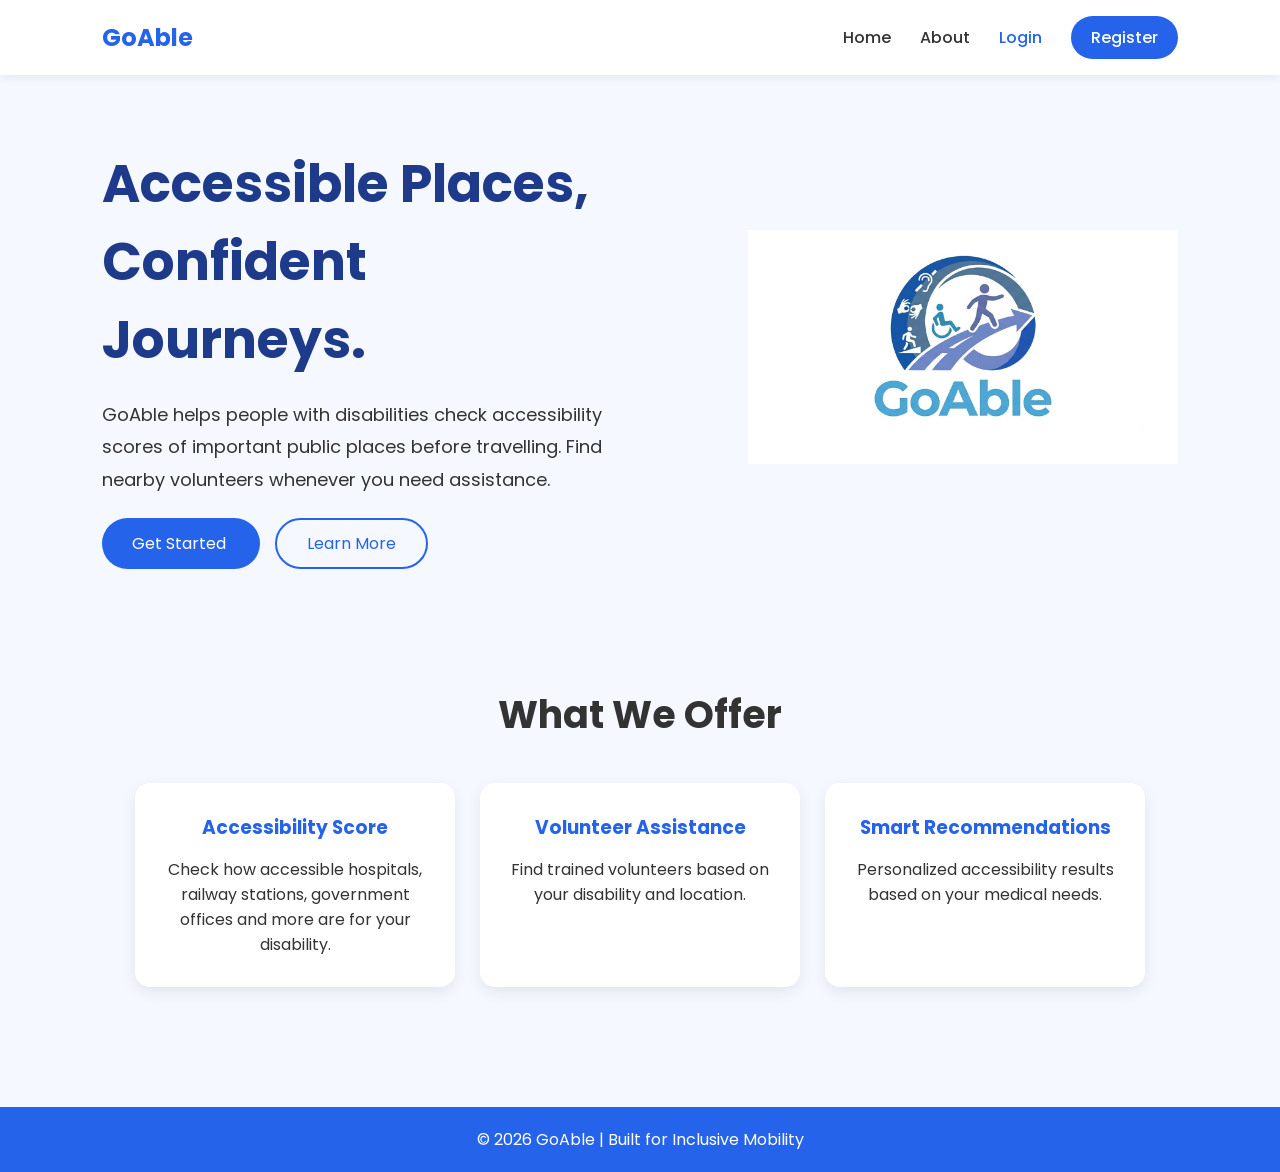
<file: index.html>
<!DOCTYPE html>
<html lang="en">
<head>
    <meta charset="UTF-8">
    <meta name="viewport" content="width=device-width, initial-scale=1.0">
    <title>GoAble</title>

    <link rel="stylesheet" href="css/style.css">

    <!-- Google Font -->
    <link href="https://fonts.googleapis.com/css2?family=Poppins:wght@300;400;500;600;700&display=swap" rel="stylesheet">
</head>

<body>

<header>

    <div class="logo">
        <h2>GoAble</h2>
    </div>

    <nav>
        <a href="index.html">Home</a>
        <a href="about.html">About</a>
        <a href="login.html" class="login-btn">Login</a>
        <a href="register.html" class="register-btn">Register</a>
    </nav>

</header>


<section class="hero">

    <div class="hero-text">

        <h1>
            Accessible Places,<br>
            Confident Journeys.
        </h1>

        <p>

            GoAble helps people with disabilities check accessibility
            scores of important public places before travelling.
            Find nearby volunteers whenever you need assistance. 

        </p>

        <div class="buttons">

            <a href="register.html" class="primary-btn">
                Get Started
            </a>

            <a href="about.html" class="secondary-btn">
                Learn More
            </a>

        </div>

    </div>


    <div class="hero-image">

        <img src="image/WhatsApp Image 2026-07-12 at 10.09.56 AM.jpeg">

    </div>

</section>


<section class="features">

    <h2>What We Offer</h2>

    <div class="cards">

        <div class="card">

            <h3>Accessibility Score</h3>

            <p>

                Check how accessible hospitals,
                railway stations, government offices
                and more are for your disability.

            </p>

        </div>

        <div class="card">

            <h3>Volunteer Assistance</h3>

            <p>

                Find trained volunteers based on
                your disability and location.

            </p>

        </div>

        <div class="card">

            <h3>Smart Recommendations</h3>

            <p>

                Personalized accessibility results
                based on your medical needs.

            </p>

        </div>

    </div>

</section>


<footer>

<p>

© 2026 GoAble | Built for Inclusive Mobility

</p>

</footer>

</body>
</html>
</file>
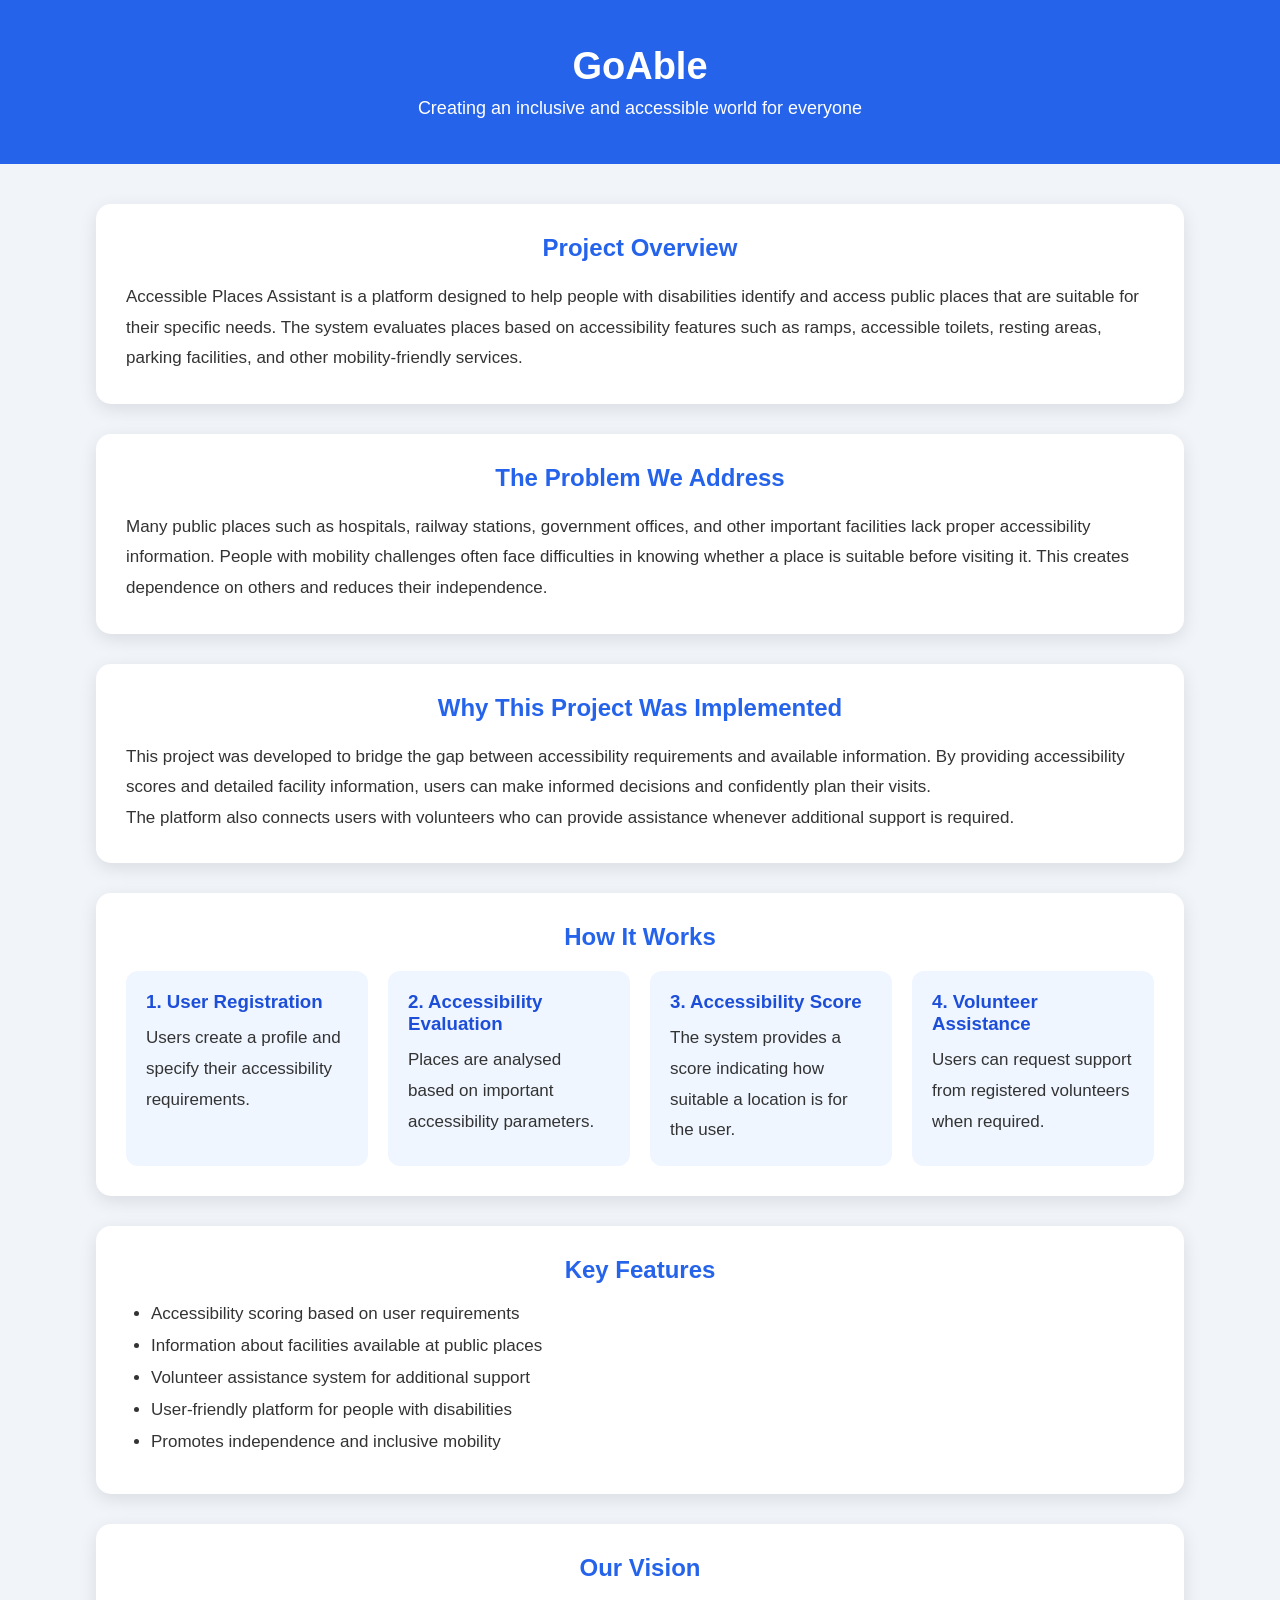
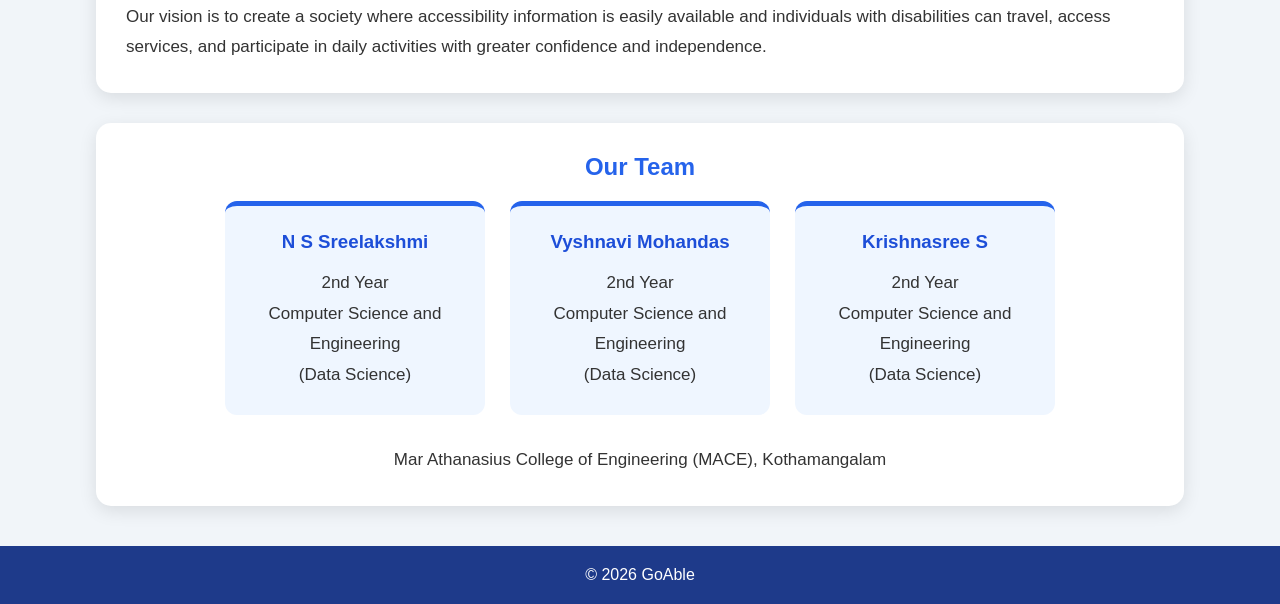
<file: about.html>
<!DOCTYPE html>
<html lang="en">

<head>
    <meta charset="UTF-8">
    <meta name="viewport" content="width=device-width, initial-scale=1.0">

    <title>About | Accessible Places Assistant</title>

    <link rel="stylesheet" href="css/about.css">
</head>


<body>

<header>
    <h1>GoAble</h1>
    <p>Creating an inclusive and accessible world for everyone</p>
</header>


<section class="about-container">


    <!-- Project Overview -->

    <div class="about-card">

        <h2>Project Overview</h2>

        <p>
            Accessible Places Assistant is a platform designed to help people
            with disabilities identify and access public places that are
            suitable for their specific needs.

            The system evaluates places based on accessibility features such as
            ramps, accessible toilets, resting areas, parking facilities,
            and other mobility-friendly services.
        </p>

    </div>



    <!-- Problem -->

    <div class="about-card">

        <h2>The Problem We Address</h2>

        <p>
            Many public places such as hospitals, railway stations,
            government offices, and other important facilities lack proper
            accessibility information.

            People with mobility challenges often face difficulties in
            knowing whether a place is suitable before visiting it.
            This creates dependence on others and reduces their independence.
        </p>

    </div>




    <!-- Why Implemented -->

    <div class="about-card">

        <h2>Why This Project Was Implemented</h2>

        <p>
            This project was developed to bridge the gap between accessibility
            requirements and available information.

            By providing accessibility scores and detailed facility
            information, users can make informed decisions and confidently
            plan their visits.

        </p>

        <p>
            The platform also connects users with volunteers who can provide
            assistance whenever additional support is required.
        </p>

    </div>




    <!-- Working -->

    <div class="about-card">

        <h2>How It Works</h2>


        <div class="steps">

            <div class="step">
                <h3>1. User Registration</h3>
                <p>
                    Users create a profile and specify their accessibility
                    requirements.
                </p>
            </div>


            <div class="step">
                <h3>2. Accessibility Evaluation</h3>
                <p>
                    Places are analysed based on important accessibility
                    parameters.
                </p>
            </div>


            <div class="step">
                <h3>3. Accessibility Score</h3>
                <p>
                    The system provides a score indicating how suitable a
                    location is for the user.
                </p>
            </div>


            <div class="step">
                <h3>4. Volunteer Assistance</h3>
                <p>
                    Users can request support from registered volunteers
                    when required.
                </p>
            </div>

        </div>

    </div>





    <!-- Features -->

    <div class="about-card">

        <h2>Key Features</h2>


        <ul>

            <li>
                Accessibility scoring based on user requirements
            </li>

            <li>
                Information about facilities available at public places
            </li>

            <li>
                Volunteer assistance system for additional support
            </li>

            <li>
                User-friendly platform for people with disabilities
            </li>

            <li>
                Promotes independence and inclusive mobility
            </li>

        </ul>

    </div>





    <!-- Vision -->

    <div class="about-card">

        <h2>Our Vision</h2>

        <p>
            Our vision is to create a society where accessibility information
            is easily available and individuals with disabilities can travel,
            access services, and participate in daily activities with greater
            confidence and independence.
        </p>

    </div>






    <!-- Team -->

    <div class="about-card team">

        <h2>Our Team</h2>


        <div class="team-container">


            <div class="member">

                <h3>N S Sreelakshmi</h3>

                <p>
                    2nd Year<br>
                    Computer Science and Engineering<br>
                    (Data Science)
                </p>

            </div>



            <div class="member">

                <h3>Vyshnavi Mohandas</h3>

                <p>
                    2nd Year<br>
                    Computer Science and Engineering<br>
                    (Data Science)
                </p>

            </div>



            <div class="member">

                <h3>Krishnasree S</h3>

                <p>
                    2nd Year<br>
                    Computer Science and Engineering<br>
                    (Data Science)
                </p>

            </div>


        </div>


        <p class="college">

            Mar Athanasius College of Engineering (MACE),
            Kothamangalam

        </p>


    </div>



</section>



<footer>

<p>
© 2026 GoAble
</p>

</footer>


</body>

</html>
</file>
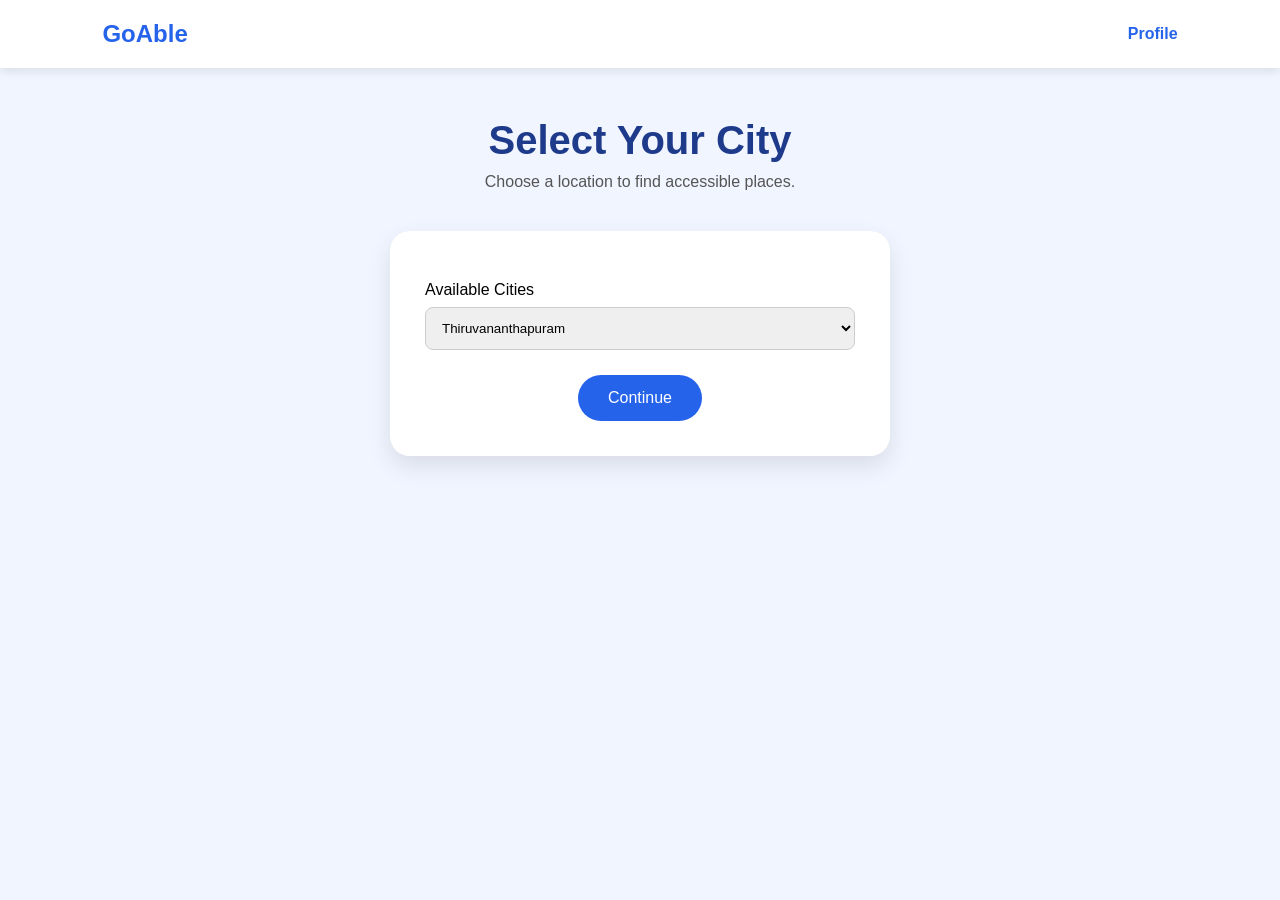
<file: city-selection.html>
<!DOCTYPE html>
<html lang="en">

<head>

<meta charset="UTF-8">
<meta name="viewport" content="width=device-width, initial-scale=1.0">

<title>Select City | GoAble</title>

<link rel="stylesheet" href="css/dashboard.css">

</head>


<body>


<header>

<div class="logo">
<h2>GoAble</h2>
</div>


<a href="profile.html">
Profile
</a>


</header>



<section class="dashboard">


<h1>Select Your City</h1>

<p>
Choose a location to find accessible places.
</p>



<div class="search-card">


<label>
Available Cities
</label>


<select id="cityDropdown">

<option>
Loading cities...
</option>


</select>



<button id="cityButton">

Continue

</button>


</div>



</section>



<script src="js/cities.js"></script>


</body>

</html>
</file>
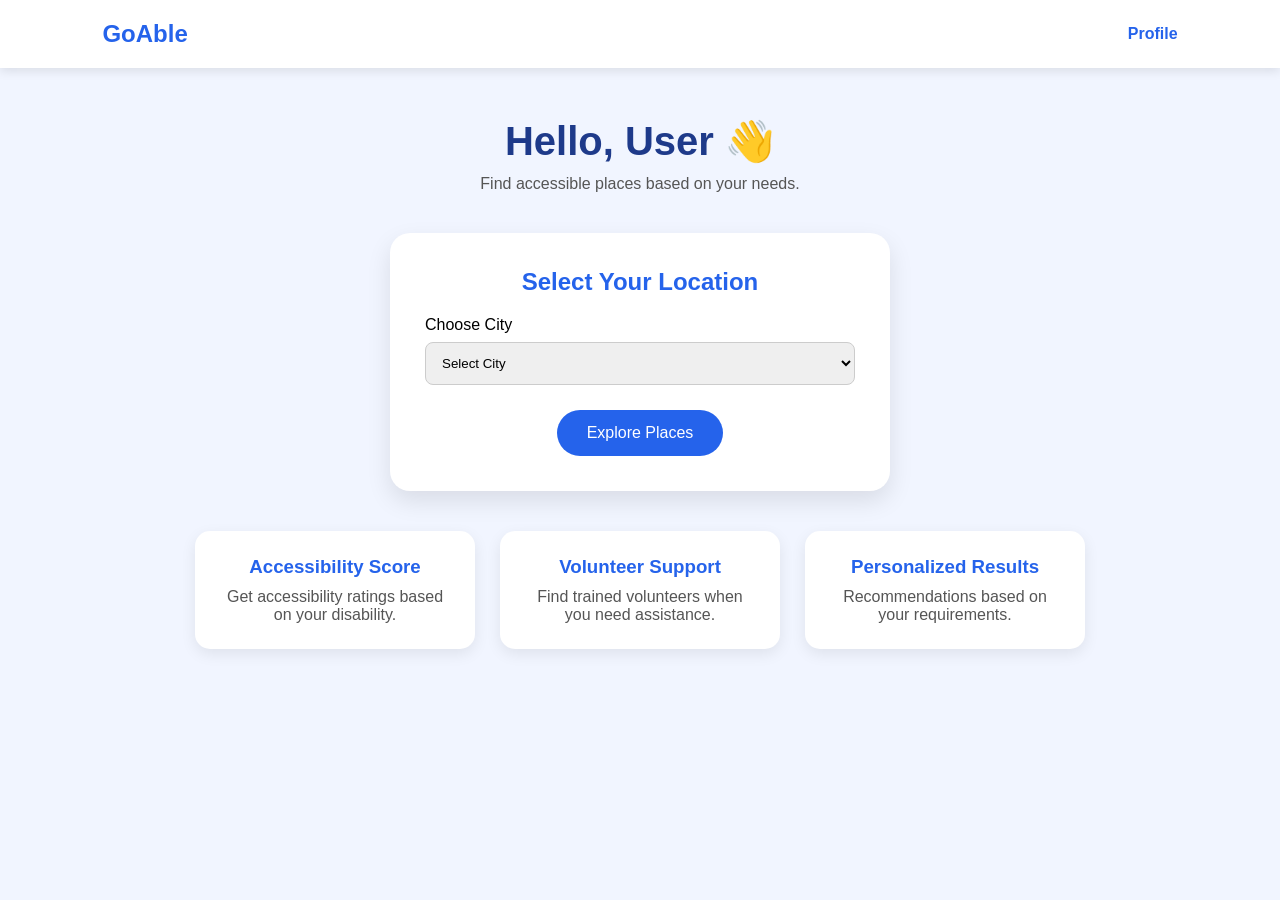
<file: dashboard.html>
<!DOCTYPE html>
<html lang="en">

<head>

<meta charset="UTF-8">
<meta name="viewport" content="width=device-width, initial-scale=1.0">

<title>Dashboard | GoAble</title>

<link rel="stylesheet" href="css/dashboard.css">

</head>


<body>


<header>

<div class="logo">
<h2>GoAble</h2>
</div>


<a href="profile.html">
Profile
</a>

</header>



<section class="dashboard">


<h1>
Hello, <span id="userName">User</span> 👋
</h1>


<p>
Find accessible places based on your needs.
</p>



<div class="search-card">


<h2>
Select Your Location
</h2>



<label>
Choose City
</label>


<select id="citySelect">

<option value="">
Select City
</option>

</select>



<button id="continueBtn">

Explore Places

</button>


</div>



<div class="info-cards">


<div class="card">

<h3>
Accessibility Score
</h3>

<p>
Get accessibility ratings based on your disability.
</p>

</div>



<div class="card">

<h3>
Volunteer Support
</h3>

<p>
Find trained volunteers when you need assistance.
</p>

</div>



<div class="card">

<h3>
Personalized Results
</h3>

<p>
Recommendations based on your requirements.
</p>

</div>


</div>


</section>



<script src="js/dashboard.js"></script>


</body>

</html>
</file>
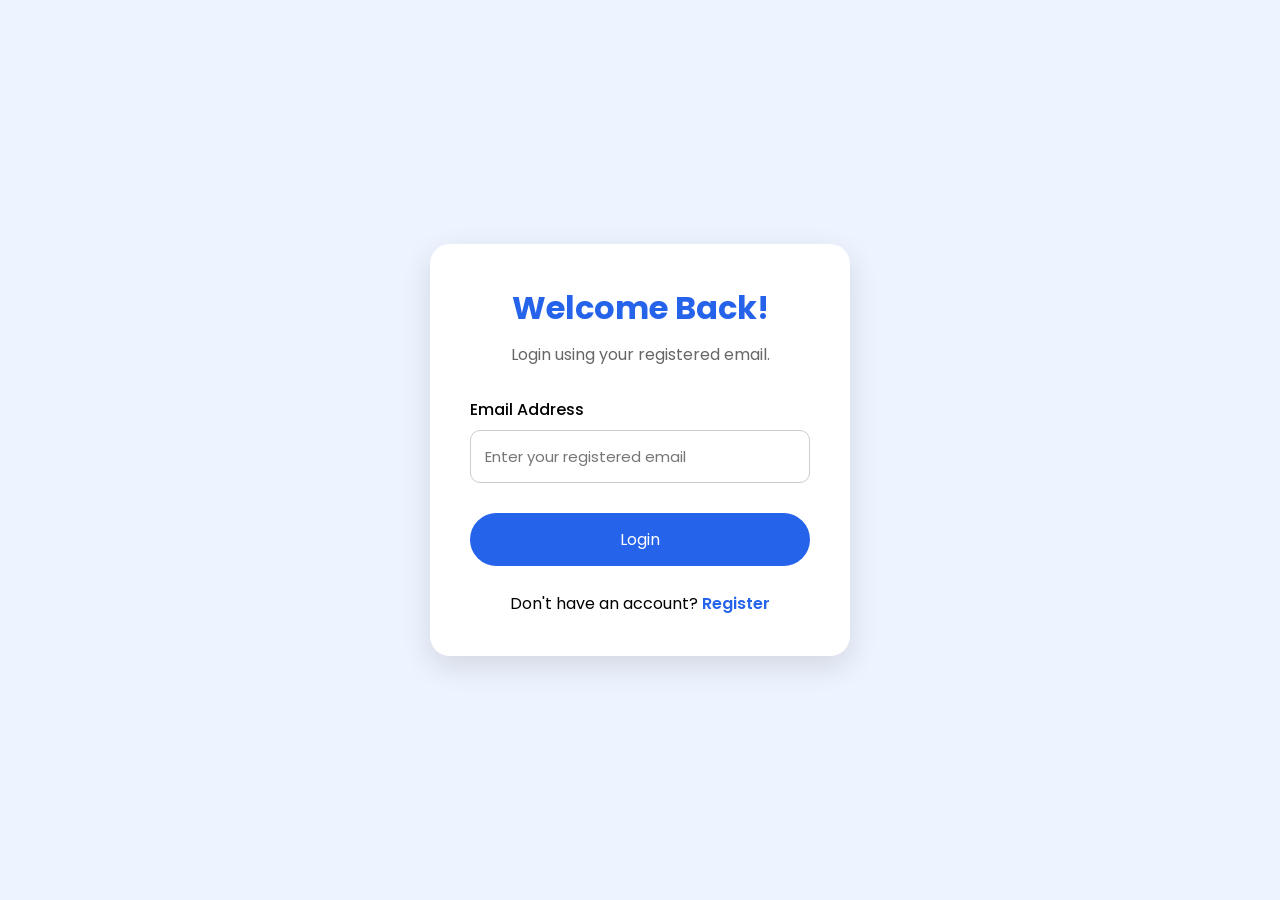
<file: login.html>
<!DOCTYPE html>
<html lang="en">

<head>

    <meta charset="UTF-8">
    <meta name="viewport" content="width=device-width, initial-scale=1.0">

    <title>Login | GoAble</title>

    <link rel="stylesheet" href="css/login.css">

    <link href="https://fonts.googleapis.com/css2?family=Poppins:wght@300;400;500;600;700&display=swap" rel="stylesheet">

</head>

<body>

<div class="container">

    <div class="login-box">

        <h1>Welcome Back!</h1>

        <p>
            Login using your registered email.
        </p>

        <form id="loginForm">

            <label>Email Address</label>

            <input
                type="email"
                id="email"
                placeholder="Enter your registered email"
                required>

            <button type="submit">

                Login

            </button>

        </form>

        <div class="register-text">

            Don't have an account?

            <a href="register.html">

                Register

            </a>

        </div>

    </div>

</div>

<script src="js/login.js"></script>

</body>

</html>
</file>
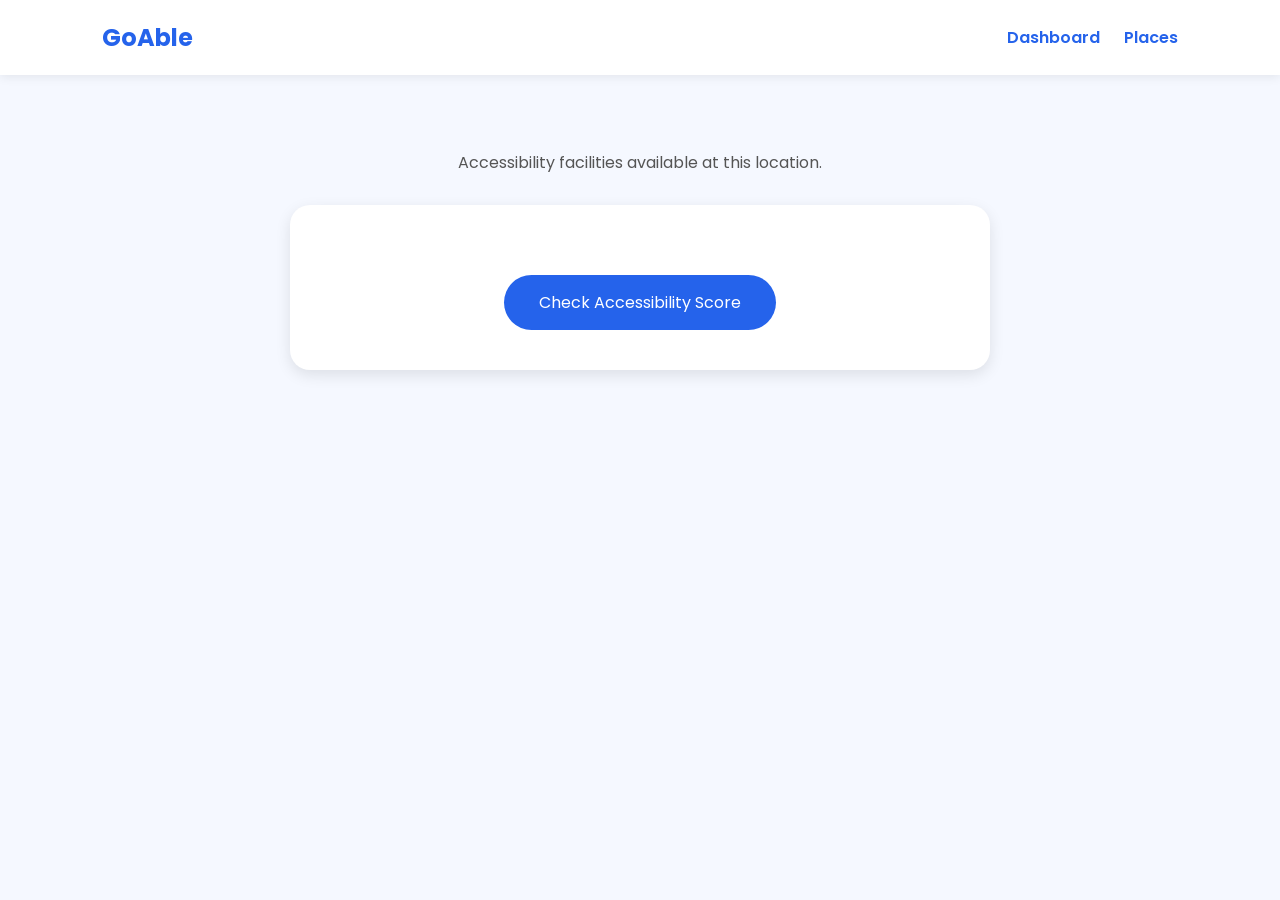
<file: place-details.html>
<!DOCTYPE html>
<html lang="en">

<head>

<meta charset="UTF-8">
<meta name="viewport" content="width=device-width, initial-scale=1.0">

<title>Place Details | GoAble</title>

<link rel="stylesheet" href="css/place-details.css">

<link href="https://fonts.googleapis.com/css2?family=Poppins:wght@300;400;500;600;700&display=swap" rel="stylesheet">

</head>

<body>

<header>

<div class="logo">

<h2>GoAble</h2>

</div>

<nav>

<a href="dashboard.html">Dashboard</a>

<a href="places.html">Places</a>

</nav>

</header>

<section class="container">

<h1 id="placeName"></h1>

<p>

Accessibility facilities available at this location.

</p>

<div class="details-card">

<ul id="facilityList">

</ul>

<button id="scoreBtn">

Check Accessibility Score

</button>

</div>

</section>

<script src="js/place-details.js"></script>

</body>

</html>
</file>
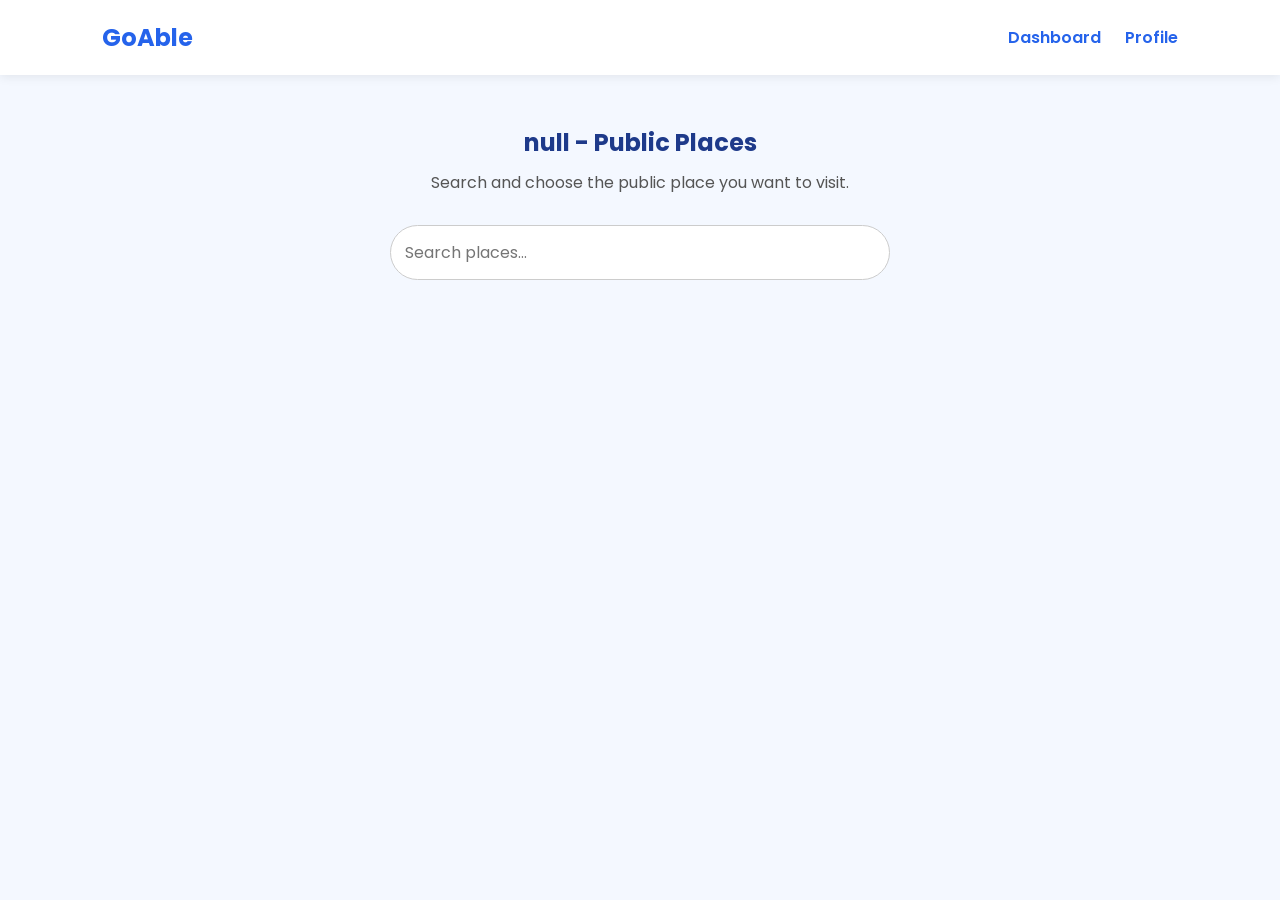
<file: places.html>
<!DOCTYPE html>
<html lang="en">

<head>

    <meta charset="UTF-8">
    <meta name="viewport" content="width=device-width, initial-scale=1.0">

    <title>Places | GoAble</title>

    <link rel="stylesheet" href="css/places.css">

    <link href="https://fonts.googleapis.com/css2?family=Poppins:wght@300;400;500;600;700&display=swap" rel="stylesheet">

</head>

<body>

<header>

    <div class="logo">
        <h2>GoAble</h2>
    </div>

    <nav>
        <a href="dashboard.html">Dashboard</a>
        <a href="profile.html">Profile</a>
    </nav>

</header>


<section class="container">

    <h1 id="cityTitle">
        Public Places
    </h1>

    <p>
        Search and choose the public place you want to visit.
    </p>


    <div class="search-box">

        <input
            type="text"
            id="searchInput"
            placeholder="Search places...">

    </div>


    <div id="placesContainer" class="places-grid">

    </div>

</section>


<script src="js/places.js"></script>

</body>

</html>
</file>
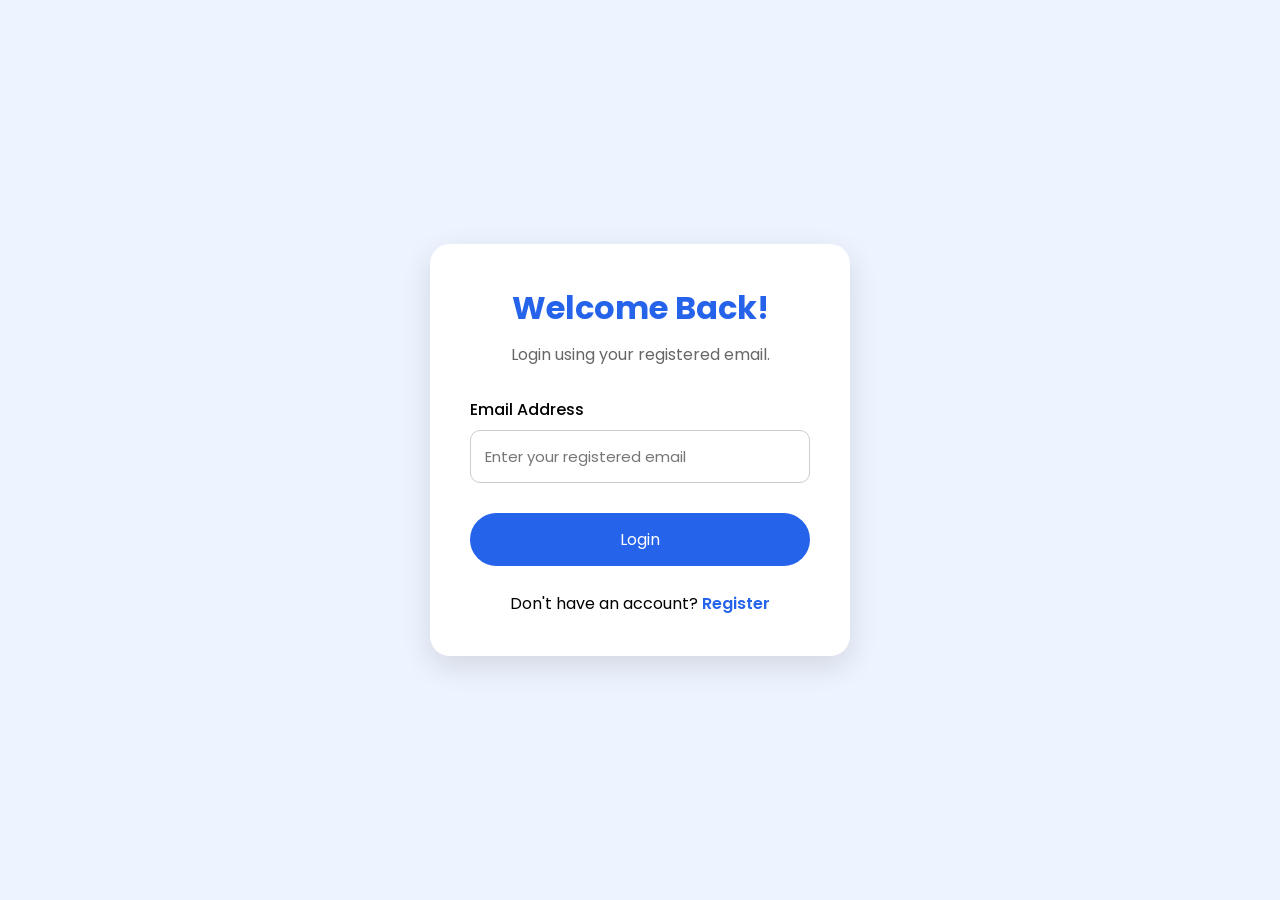
<file: profile.html>
<!DOCTYPE html>
<html lang="en">

<head>

    <meta charset="UTF-8">
    <meta name="viewport" content="width=device-width, initial-scale=1.0">

    <title>My Profile | GoAble</title>

    <link rel="stylesheet" href="css/profile.css">

    <link href="https://fonts.googleapis.com/css2?family=Poppins:wght@300;400;500;600;700&display=swap" rel="stylesheet">

</head>

<body>

<header>

    <div class="logo">
        <h2>GoAble</h2>
    </div>

    <nav>
        <a href="dashboard.html">Dashboard</a>
        <a href="places.html">Places</a>
        <a href="volunteer-list.html">Volunteers</a>
        <a href="index.html">Logout</a>
    </nav>

</header>

<div class="container">

    <div class="profile-card">

        <div class="profile-header">

            <div class="avatar" id="avatar">
                G
            </div>

            <h1 id="welcomeName">
                Welcome!
            </h1>

            <p>
                Registered GoAble User
            </p>

        </div>

        <!-- Personal Information -->

        <div class="section">

            <h2>Personal Information</h2>

            <div class="info-grid">

                <div class="label">Full Name</div>
                <div id="name"></div>

                <div class="label">Email</div>
                <div id="email"></div>

                <div class="label">Age</div>
                <div id="age"></div>

                <div class="label">Gender</div>
                <div id="gender"></div>

                <div class="label">Medical Condition</div>
                <div id="medical"></div>

            </div>

        </div>

        <!-- Disabilities -->

        <div class="section">

            <h2>Registered Disabilities</h2>

            <div id="disabilities" class="badge-container">

            </div>

        </div>

        <!-- Disability Details -->

        <div class="section">

            <h2>Disability Details</h2>

            <div id="dynamicDetails">

                <p>No additional disability information available.</p>

            </div>

        </div>

        <!-- Volunteer History -->

        <div class="section">

            <h2>Volunteer Request History</h2>

            <div id="volunteerHistory">

                <p>No volunteer requests yet.</p>

            </div>

        </div>

        <div class="buttons">

            <a href="dashboard.html" class="btn primary">

                Dashboard

            </a>

            <a href="volunteer-list.html" class="btn secondary">

                Find Volunteers

            </a>

        </div>

    </div>

</div>

<script src="js/profile.js"></script>

</body>

</html>
</file>
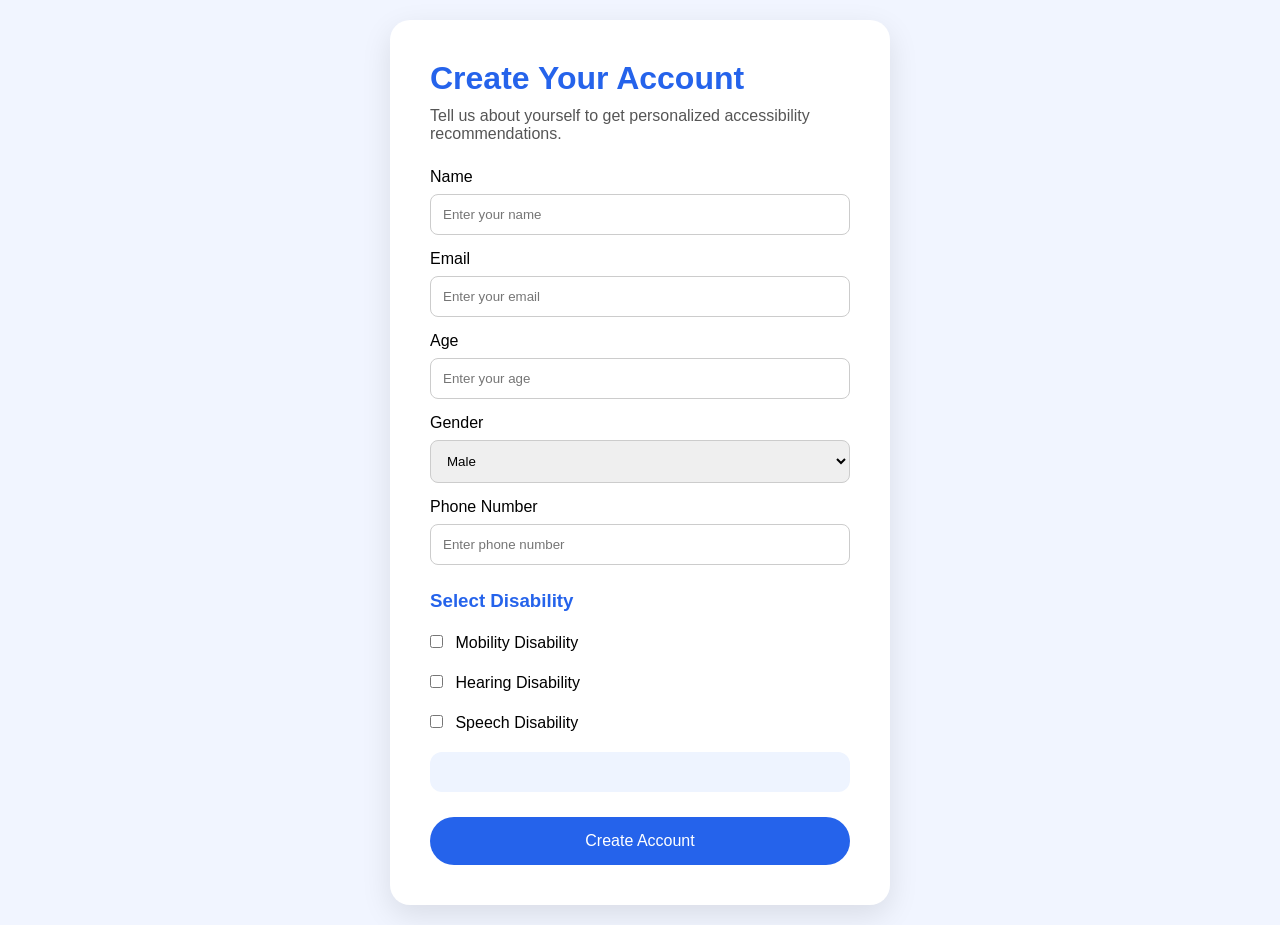
<file: register.html>
<!DOCTYPE html>
<html lang="en">

<head>

<meta charset="UTF-8">
<meta name="viewport" content="width=device-width, initial-scale=1.0">

<title>Register | GoAble</title>

<link rel="stylesheet" href="css/register.css">

</head>


<body>


<div class="container">


<div class="register-box">


<h1>Create Your Account</h1>

<p>
Tell us about yourself to get personalized accessibility recommendations.
</p>



<form id="registerForm">


<label>Name</label>

<input 
type="text" 
id="name"
placeholder="Enter your name"
required>



<label>Email</label>

<input 
type="email"
id="email"
placeholder="Enter your email"
required>



<label>Age</label>

<input 
type="number"
id="age"
placeholder="Enter your age"
required>



<label>Gender</label>

<select id="gender">

<option>Male</option>
<option>Female</option>
<option>Other</option>

</select>




<label>Phone Number</label>

<input 
type="tel"
id="phone"
placeholder="Enter phone number">





<h3>Select Disability</h3>


<div class="disability-options">


<label>

<input 
type="checkbox"
class="disability"
value="Mobility Disability">

Mobility Disability

</label>



<label>

<input 
type="checkbox"
class="disability"
value="Hearing Disability">

Hearing Disability

</label>




<label>

<input 
type="checkbox"
class="disability"
value="Speech Disability">

Speech Disability

</label>


</div>



<div id="dynamicQuestions">

</div>



<button type="submit">

Create Account

</button>



</form>


</div>


</div>



<script src="js/register.js"></script>


</body>

</html>
</file>
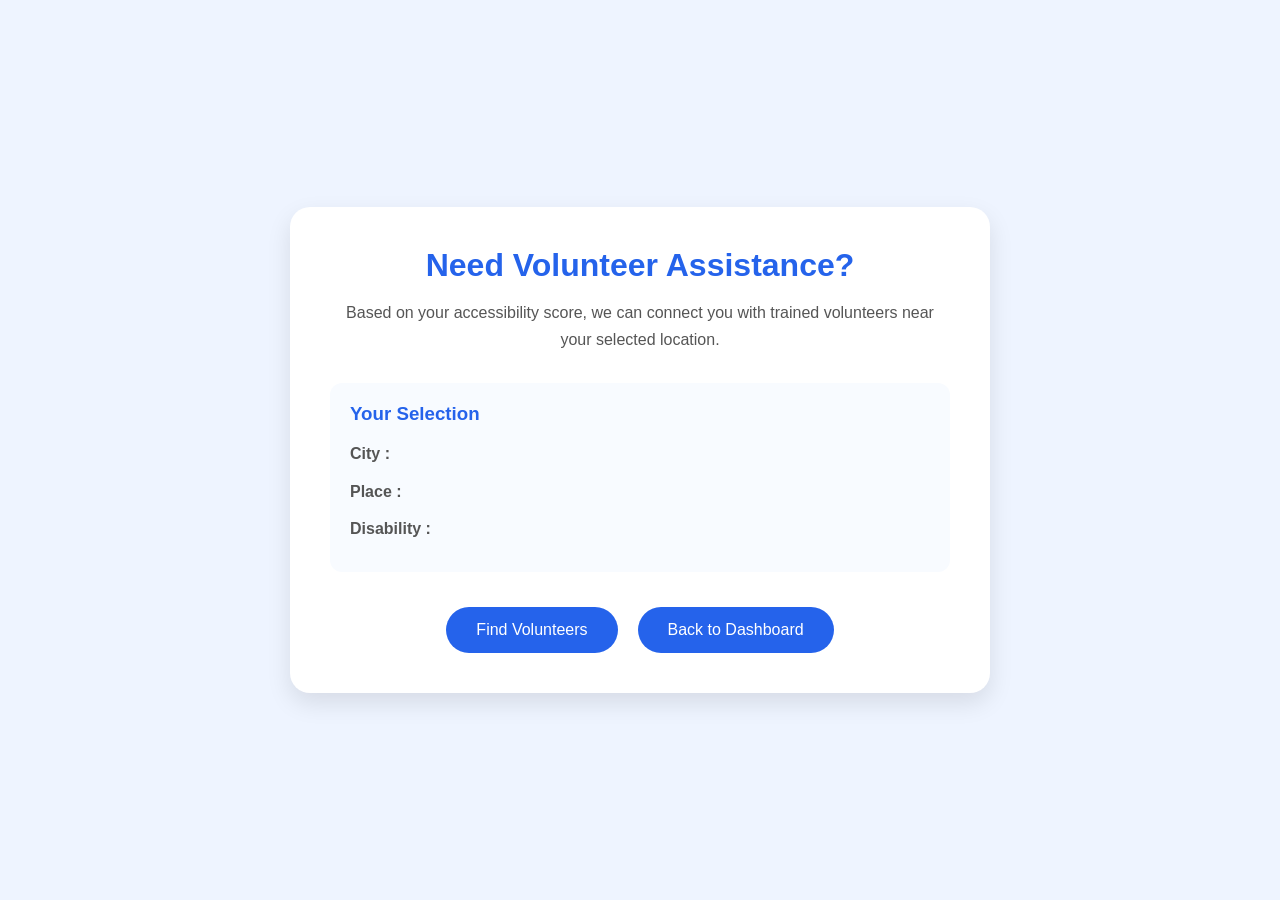
<file: request-volunteer.html>
<!DOCTYPE html>
<html lang="en">

<head>

    <meta charset="UTF-8">

    <meta name="viewport"
          content="width=device-width, initial-scale=1.0">

    <title>Volunteer Assistance | GoAble</title>

    <link rel="stylesheet" href="css/request.css">

</head>

<body>

<div class="container">

    <div class="card">

        <h1>Need Volunteer Assistance?</h1>

        <p>

            Based on your accessibility score, we can connect you with trained volunteers near your selected location.

        </p>

        <div class="details">

            <h3>Your Selection</h3>

            <p><strong>City :</strong> <span id="city"></span></p>

            <p><strong>Place :</strong> <span id="place"></span></p>

            <p><strong>Disability :</strong> <span id="disability"></span></p>

        </div>

        <div class="buttons">

            <button id="yesBtn">

                Find Volunteers

            </button>

            <button id="noBtn">

                Back to Dashboard

            </button>

        </div>

    </div>

</div>

<script src="js/request.js"></script>

</body>

</html>
</file>
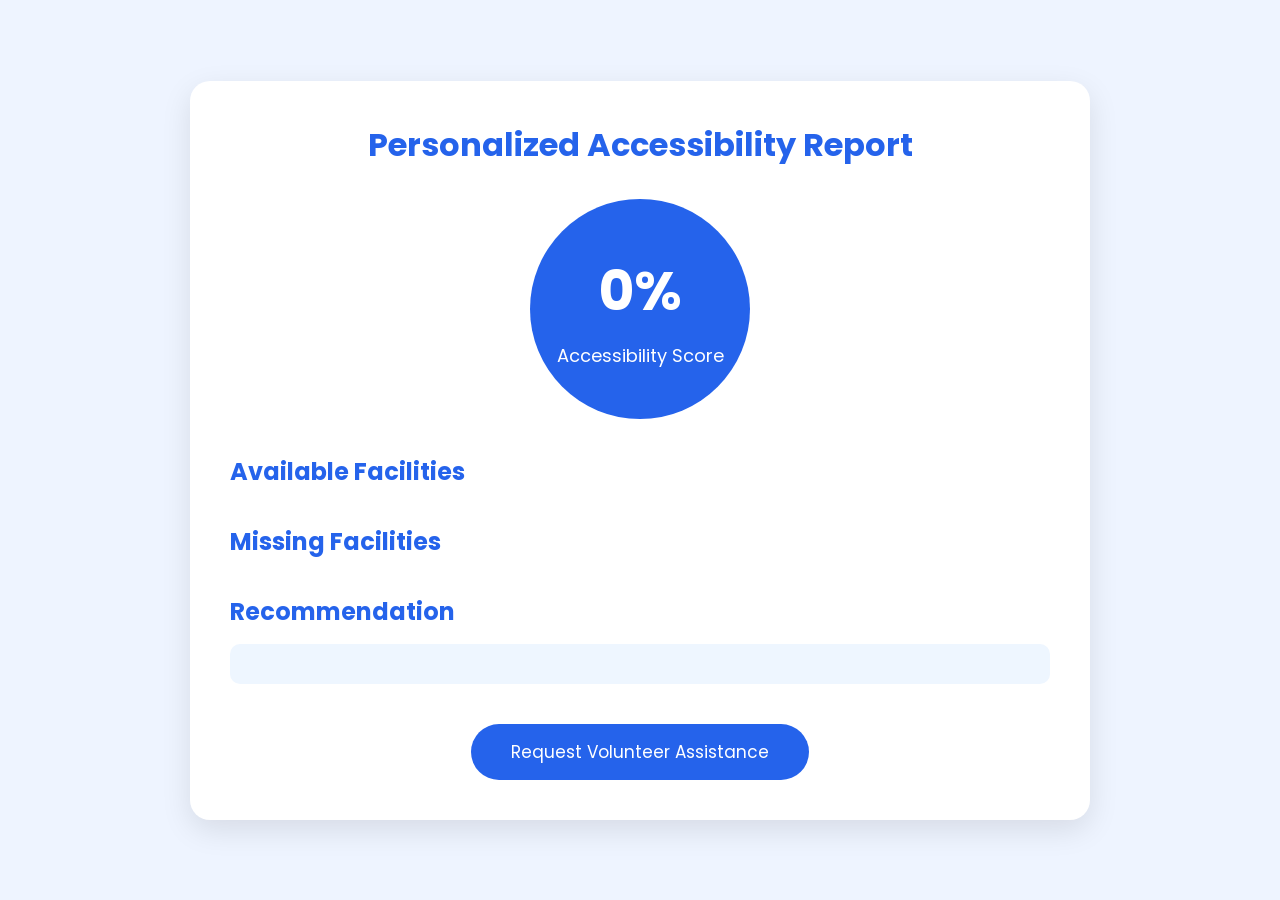
<file: result.html>
<!DOCTYPE html>
<html lang="en">

<head>

<meta charset="UTF-8">

<meta name="viewport"
content="width=device-width, initial-scale=1.0">

<title>Accessibility Result</title>

<link rel="stylesheet"
href="css/result.css">

<link href="https://fonts.googleapis.com/css2?family=Poppins:wght@300;400;500;600;700&display=swap" rel="stylesheet">

</head>

<body>

<div class="container">

<h1>Personalized Accessibility Report</h1>

<h2 id="placeName"></h2>

<h3 id="userDisability"></h3>

<div class="score-box">

<h1 id="score">0%</h1>

<p>

Accessibility Score

</p>

</div>

<div class="section">

<h2>

Available Facilities

</h2>

<ul id="availableFacilities">

</ul>

</div>

<div class="section">

<h2>

Missing Facilities

</h2>

<ul id="missingFacilities">

</ul>

</div>

<div class="section">

<h2>

Recommendation

</h2>

<p id="recommendation">

</p>

</div>

<button id="volunteerBtn">

Request Volunteer Assistance

</button>

</div>

<script src="js/result.js"></script>

</body>

</html>
</file>
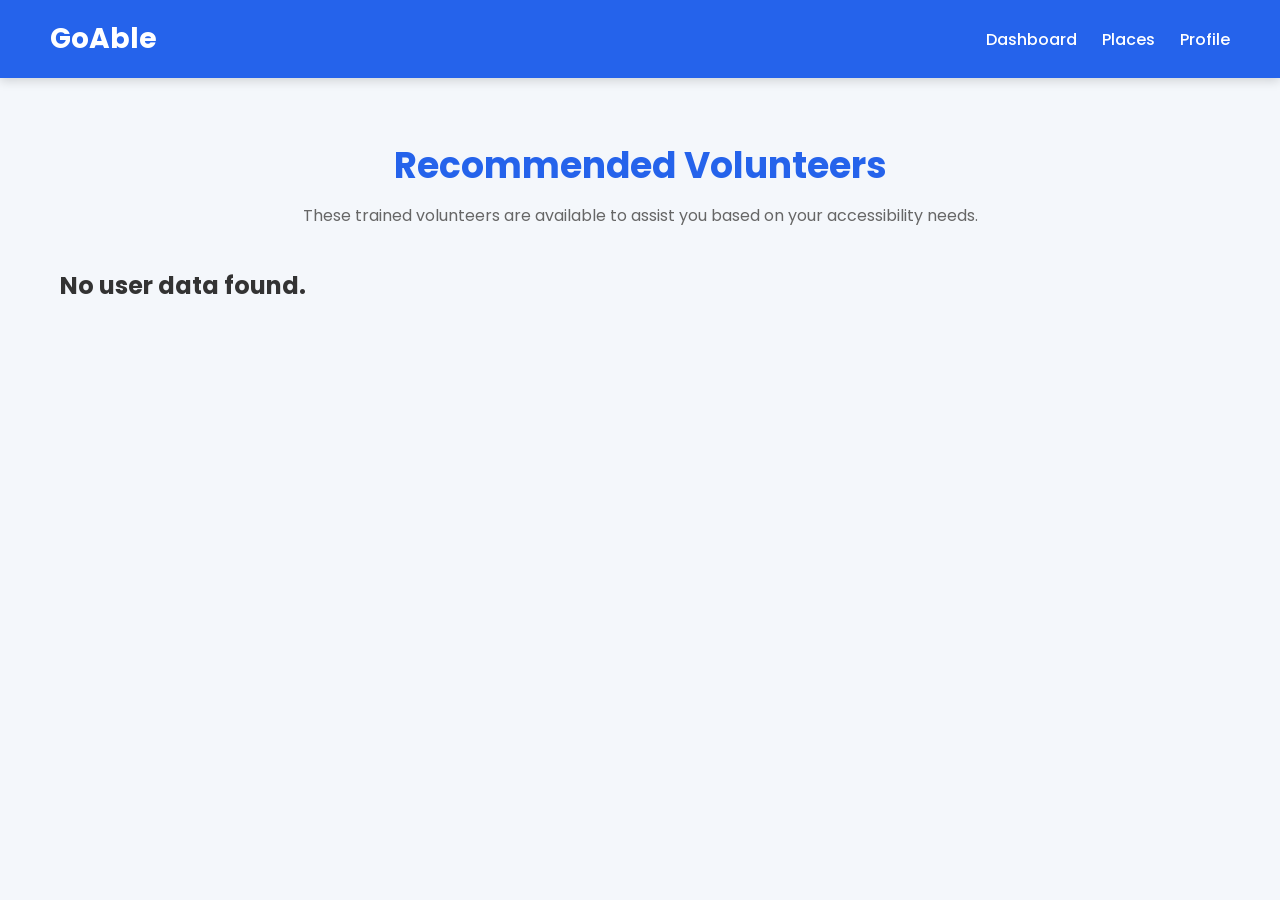
<file: volunteer-list.html>
<!DOCTYPE html>
<html lang="en">

<head>
    <meta charset="UTF-8">
    <meta name="viewport" content="width=device-width, initial-scale=1.0">

    <title>Recommended Volunteers | GoAble</title>

    <link rel="stylesheet" href="css/volunteer-list.css">
    <link href="https://fonts.googleapis.com/css2?family=Poppins:wght@300;400;500;600;700&display=swap" rel="stylesheet">
</head>

<body>

<header>

    <div class="logo">
        <h2>GoAble</h2>
    </div>

    <nav>
        <a href="dashboard.html">Dashboard</a>
        <a href="places.html">Places</a>
        <a href="profile.html">Profile</a>
    </nav>

</header>

<section class="container">

    <h1>Recommended Volunteers</h1>

    <p>
        These trained volunteers are available to assist you based on your accessibility needs.
    </p>

    <div id="volunteerContainer" class="volunteer-grid">
        <!-- Volunteer cards appear here -->
    </div>

</section>

<script src="js/volunteers.js"></script>

</body>

</html>
</file>
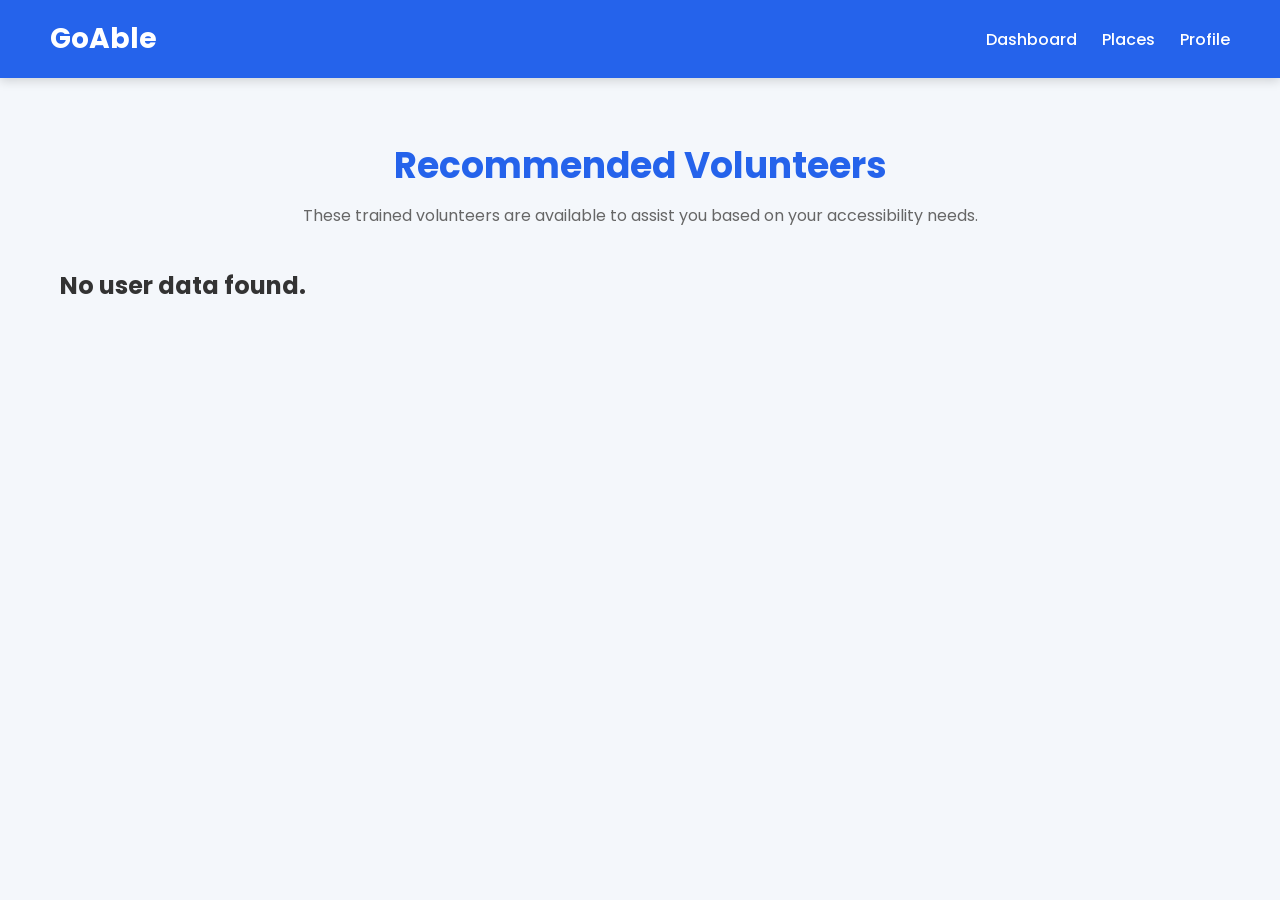
<file: volunteer-profile.html>
<!DOCTYPE html>
<html lang="en">

<head>

    <meta charset="UTF-8">
    <meta name="viewport" content="width=device-width, initial-scale=1.0">

    <title>Volunteer Profile | GoAble</title>

    <link rel="stylesheet" href="css/volunteer.css">

    <link href="https://fonts.googleapis.com/css2?family=Poppins:wght@300;400;500;600;700&display=swap" rel="stylesheet">

</head>

<body>

<header>

    <div class="logo">
        <h2>GoAble</h2>
    </div>

    <nav>
        <a href="dashboard.html">Dashboard</a>
        <a href="volunteer-list.html">Volunteers</a>
        <a href="profile.html">My Profile</a>
    </nav>

</header>

<div class="container">

    <div class="profile-card">

        <div class="profile-header">

            <div class="avatar" id="avatar">
                V
            </div>

            <h1 id="volunteerName">
                Volunteer Name
            </h1>

            <p id="specialization">
                Disability Specialist
            </p>

        </div>

        <div class="section">

            <h2>Volunteer Information</h2>

            <div class="info-grid">

                <div class="label">Gender</div>
                <div id="gender"></div>

                <div class="label">Age</div>
                <div id="age"></div>

                <div class="label">Experience</div>
                <div id="experience"></div>

                <div class="label">Languages</div>
                <div id="languages"></div>

                <div class="label">Phone Number</div>
                <div id="phone"></div>

                <div class="label">Availability</div>
                <div id="availability"></div>

                <div class="label">Rating</div>
                <div id="rating"></div>

            </div>

        </div>

        <div class="buttons">

    <button class="request-btn" onclick="requestVolunteer()">
        Request Volunteer
    </button>

    <a href="volunteer-list.html" class="btn primary">
        Back to Volunteers
    </a>

    <a href="dashboard.html" class="btn secondary">
        Dashboard
    </a>

</div>

    </div>

</div>

<script src="js/volunteer-profile.js"></script>

</body>

</html>
</file>
<file: css/style.css>
*{
    margin:0;
    padding:0;
    box-sizing:border-box;
    font-family:'Poppins',sans-serif;
}

body{

    background:#f5f9ff;
    color:#333;

}

header{

    display:flex;
    justify-content:space-between;
    align-items:center;

    padding:20px 8%;

    background:white;

    box-shadow:0 2px 10px rgba(0,0,0,.08);

}

.logo h2{

    color:#2563eb;

}

nav a{

    text-decoration:none;
    margin-left:25px;

    color:#333;
    font-weight:500;

}

.login-btn{

    color:#2563eb;

}

.register-btn{

    background:#2563eb;
    color:white;

    padding:10px 20px;

    border-radius:25px;

}

.register-btn:hover{

    background:#1d4ed8;

}

.hero{

    display:flex;

    justify-content:space-between;

    align-items:center;

    padding:70px 8%;

    flex-wrap:wrap;

}

.hero-text{

    width:50%;

}

.hero-text h1{

    font-size:52px;

    margin-bottom:20px;

    color:#1e3a8a;

}

.hero-text p{

    font-size:18px;

    margin-bottom:35px;

    line-height:1.8;

}

.buttons a{

    text-decoration:none;

    margin-right:15px;

}

.primary-btn{

    background:#2563eb;

    color:white;

    padding:14px 30px;

    border-radius:30px;

}

.secondary-btn{

    border:2px solid #2563eb;

    color:#2563eb;

    padding:12px 30px;

    border-radius:30px;

}

.hero-image{

    width:40%;

    text-align:center;

}

.hero-image img{

    width:100%;

    max-width:450px;

}

.features{

    padding:60px 8%;

    text-align:center;

}

.features h2{

    font-size:38px;

    margin-bottom:40px;

}

.cards{

    display:flex;

    gap:25px;

    justify-content:center;

    flex-wrap:wrap;

}

.card{

    width:320px;

    background:white;

    padding:30px;

    border-radius:15px;

    box-shadow:0 5px 15px rgba(0,0,0,.08);

    transition:.3s;

}

.card:hover{

    transform:translateY(-10px);

}

.card h3{

    color:#2563eb;

    margin-bottom:15px;

}

footer{

    margin-top:60px;

    text-align:center;

    background:#2563eb;

    color:white;

    padding:20px;

}

@media(max-width:900px){

.hero{

flex-direction:column;

text-align:center;

}

.hero-text{

width:100%;

}

.hero-image{

width:100%;

margin-top:40px;

}

.hero-text h1{

font-size:40px;

}

header{

flex-direction:column;

}

nav{

margin-top:20px;

}

}
</file>
<file: css/about.css>
*{
    margin:0;
    padding:0;
    box-sizing:border-box;
    font-family:Arial, sans-serif;
}


body{

    background:#f1f5f9;
    color:#333;

}



header{

    background:#2563eb;
    color:white;
    text-align:center;
    padding:45px 20px;

}


header h1{

    font-size:38px;
    margin-bottom:10px;

}



header p{

    font-size:18px;

}




.about-container{

    width:85%;
    margin:40px auto;

}



.about-card{

    background:white;
    padding:30px;
    margin-bottom:30px;
    border-radius:15px;

    box-shadow:0 5px 18px rgba(0,0,0,0.1);

}



h2{

    color:#2563eb;
    margin-bottom:20px;
    text-align:center;

}



.about-card p{

    line-height:1.8;
    font-size:17px;

}



.steps{

    display:flex;
    gap:20px;
    flex-wrap:wrap;

}



.step{

    flex:1;
    min-width:220px;

    background:#eff6ff;
    padding:20px;
    border-radius:12px;

}



.step h3{

    color:#1d4ed8;
    margin-bottom:10px;

}




ul{

    padding-left:25px;

}



li{

    margin:12px 0;
    font-size:17px;

}





.team-container{

    display:flex;
    justify-content:center;
    gap:25px;
    flex-wrap:wrap;

}



.member{

    width:260px;
    background:#eff6ff;
    padding:25px;
    border-radius:12px;
    text-align:center;

    border-top:5px solid #2563eb;

}



.member h3{

    color:#1d4ed8;
    margin-bottom:15px;

}



.college{

    text-align:center;
    margin-top:30px;

}



footer{

    background:#1e3a8a;
    color:white;
    text-align:center;
    padding:20px;

}
</file>
<file: css/dashboard.css>
*{

margin:0;
padding:0;
box-sizing:border-box;
font-family:'Poppins',sans-serif;

}



body{

background:#f1f5ff;

}



header{

display:flex;

justify-content:space-between;

align-items:center;

padding:20px 8%;

background:white;

box-shadow:0 3px 10px rgba(0,0,0,.1);

}



.logo{

color:#2563eb;

}



header a{

text-decoration:none;

color:#2563eb;

font-weight:600;

}



.dashboard{

padding:50px 8%;

text-align:center;

}



.dashboard h1{

font-size:40px;

color:#1e3a8a;

}



.dashboard p{

margin-top:10px;

color:#555;

}



.search-card{

background:white;

margin:40px auto;

padding:35px;

max-width:500px;

border-radius:20px;

box-shadow:0 10px 25px rgba(0,0,0,.1);

}



.search-card h2{

color:#2563eb;

margin-bottom:20px;

}



label{

display:block;

text-align:left;

margin-top:15px;

font-weight:500;

}



select{

width:100%;

padding:12px;

margin-top:8px;

border-radius:8px;

border:1px solid #ccc;

}



button{

margin-top:25px;

padding:14px 30px;

border:none;

border-radius:25px;

background:#2563eb;

color:white;

cursor:pointer;

font-size:16px;

}



button:hover{

background:#1d4ed8;

}



.info-cards{

display:flex;

justify-content:center;

gap:25px;

flex-wrap:wrap;

}



.card{

background:white;

padding:25px;

width:280px;

border-radius:15px;

box-shadow:0 5px 15px rgba(0,0,0,.08);

}



.card h3{

color:#2563eb;

margin-bottom:10px;

}
</file>
<file: css/login.css>
*{

margin:0;
padding:0;
box-sizing:border-box;
font-family:'Poppins',sans-serif;

}

body{

background:#eef4ff;

display:flex;

justify-content:center;

align-items:center;

min-height:100vh;

}

.container{

width:100%;

display:flex;

justify-content:center;

align-items:center;

padding:20px;

}

.login-box{

width:420px;

background:white;

padding:40px;

border-radius:20px;

box-shadow:0 10px 30px rgba(0,0,0,.12);

}

.login-box h1{

color:#2563eb;

text-align:center;

margin-bottom:10px;

}

.login-box p{

text-align:center;

margin-bottom:30px;

color:#666;

}

label{

display:block;

margin-top:15px;

margin-bottom:8px;

font-weight:500;

}

input{

width:100%;

padding:14px;

border:1px solid #ccc;

border-radius:10px;

font-size:15px;

outline:none;

}

input:focus{

border:1px solid #2563eb;

}

button{

width:100%;

padding:14px;

margin-top:30px;

border:none;

border-radius:30px;

background:#2563eb;

color:white;

font-size:16px;

cursor:pointer;

transition:.3s;

}

button:hover{

background:#1d4ed8;

}

.register-text{

margin-top:25px;

text-align:center;

}

.register-text a{

text-decoration:none;

color:#2563eb;

font-weight:600;

}

@media(max-width:500px){

.login-box{

width:95%;

padding:30px;

}

}
</file>
<file: css/place-details.css>
*{

margin:0;
padding:0;
box-sizing:border-box;
font-family:'Poppins',sans-serif;

}

body{

background:#f5f8ff;

}

header{

display:flex;
justify-content:space-between;
align-items:center;

padding:20px 8%;

background:white;

box-shadow:0 2px 10px rgba(0,0,0,.08);

}

.logo h2{

color:#2563eb;

}

nav a{

text-decoration:none;

margin-left:20px;

color:#2563eb;

font-weight:600;

}

.container{

padding:60px 8%;

text-align:center;

}

.container h1{

color:#1e3a8a;

margin-bottom:15px;

}

.container p{

margin-bottom:30px;

color:#555;

}

.details-card{

max-width:700px;

margin:auto;

background:white;

padding:40px;

border-radius:20px;

box-shadow:0 5px 15px rgba(0,0,0,.1);

}

.details-card ul{

list-style:none;

text-align:left;

margin-bottom:30px;

}

.details-card li{

padding:12px;

border-bottom:1px solid #ddd;

font-size:17px;

}

button{

padding:15px 35px;

background:#2563eb;

border:none;

border-radius:30px;

color:white;

cursor:pointer;

font-size:16px;

}

button:hover{

background:#1d4ed8;

}
</file>
<file: css/places.css>
*{

margin:0;
padding:0;
box-sizing:border-box;
font-family:'Poppins',sans-serif;

}

body{

background:#f4f8ff;

}

header{

display:flex;

justify-content:space-between;

align-items:center;

padding:20px 8%;

background:white;

box-shadow:0 2px 10px rgba(0,0,0,.08);

}

.logo h2{

color:#2563eb;

}

nav a{

text-decoration:none;

margin-left:20px;

color:#2563eb;

font-weight:600;

}

.container{

padding:50px 8%;

text-align:center;

}

.container h1{

color:#1e3a8a;

margin-bottom:10px;

}

.container p{

color:#555;

margin-bottom:30px;

}

.search-box{

margin-bottom:30px;

}

.search-box input{

width:100%;

max-width:500px;

padding:14px;

border:1px solid #ccc;

border-radius:30px;

font-size:16px;

outline:none;

}

.search-box input:focus{

border-color:#2563eb;

}

.places-grid{

display:grid;

grid-template-columns:repeat(auto-fit,minmax(250px,1fr));

gap:20px;

margin-top:30px;

}

.place-card{

background:white;

padding:25px;

border-radius:15px;

box-shadow:0 5px 15px rgba(0,0,0,.08);

cursor:pointer;

transition:.3s;

}

.place-card:hover{

transform:translateY(-8px);

background:#2563eb;

color:white;

}

.place-card h3{

margin-bottom:10px;

}
</file>
<file: css/profile.css>
*{
    margin:0;
    padding:0;
    box-sizing:border-box;
    font-family:'Poppins',sans-serif;
}

body{
    background:#f4f7fb;
    color:#333;
}


/* ===========================
        HEADER
=========================== */

header{

    background:#2563eb;
    color:white;
    display:flex;
    justify-content:space-between;
    align-items:center;
    padding:18px 50px;
    box-shadow:0 4px 15px rgba(0,0,0,.15);

}

.logo h2{

    font-size:28px;

}


nav{

    display:flex;
    gap:25px;

}


nav a{

    color:white;
    text-decoration:none;
    font-weight:500;
    transition:.3s;

}


nav a:hover{

    color:#dbeafe;

}


/* ===========================
        CONTAINER
=========================== */

.container{

    max-width:1000px;
    margin:40px auto;
    padding:20px;

}


/* ===========================
        PROFILE CARD
=========================== */

.profile-card{

    background:white;
    border-radius:20px;
    overflow:hidden;
    box-shadow:0 12px 35px rgba(0,0,0,.12);

}


/* ===========================
        PROFILE HEADER
=========================== */

.profile-header{

    background:linear-gradient(135deg,#2563eb,#1d4ed8);
    color:white;
    text-align:center;
    padding:45px 20px;

}


.avatar{

    width:120px;
    height:120px;
    margin:auto;

    border-radius:50%;

    background:white;
    color:#2563eb;

    display:flex;
    justify-content:center;
    align-items:center;

    font-size:50px;
    font-weight:700;

    border:5px solid rgba(255,255,255,.4);

    margin-bottom:20px;

}


.profile-header h1{

    font-size:32px;

}


.profile-header p{

    opacity:.9;
    margin-top:8px;

}


/* ===========================
        SECTIONS
=========================== */

.section{

    padding:35px;

    border-bottom:1px solid #e5e7eb;

}


.section h2{

    color:#2563eb;
    margin-bottom:25px;
    font-size:23px;

}


/* ===========================
        INFORMATION GRID
=========================== */


.info-grid{

    display:grid;

    grid-template-columns:220px 1fr;

    row-gap:18px;

    column-gap:20px;

}


.label{

    font-weight:600;
    color:#444;

}


.info-grid div{

    color:#555;

}


/* ===========================
        DISABILITY BADGES
=========================== */


.badge-container{

    display:flex;
    flex-wrap:wrap;
    gap:15px;

}


.badge{

    background:#2563eb;
    color:white;

    padding:10px 20px;

    border-radius:30px;

    font-weight:600;
    font-size:15px;

}


/* ===========================
        DISABILITY DETAILS
=========================== */


#dynamicDetails{

    background:#eef4ff;

    padding:25px;

    border-radius:12px;

    line-height:2;

}



/* ===========================
        VOLUNTEER REQUEST HISTORY
=========================== */


#volunteerHistory{

    display:flex;
    flex-direction:column;
    gap:18px;
    margin-top:15px;

}



.history-card{

    background:#ffffff;

    border-left:6px solid #2563eb;

    border-radius:12px;

    padding:20px;

    box-shadow:0 6px 18px rgba(0,0,0,.08);

    transition:.3s;

}



.history-card:hover{

    transform:translateY(-3px);

    box-shadow:0 10px 25px rgba(0,0,0,.12);

}



.history-card h3{

    color:#2563eb;

    margin-bottom:10px;

    font-size:20px;

}



.history-card p{

    margin:6px 0;

    color:#555;

    font-size:15px;

}



.status{

    display:inline-block;

    margin-top:10px;

    padding:6px 14px;

    border-radius:20px;

    background:#dcfce7;

    color:#15803d;

    font-size:14px;

    font-weight:600;

}



.request-date{

    color:#777;

    font-size:14px;

}



.empty-history{

    text-align:center;

    padding:35px;

    background:#f8fafc;

    border-radius:12px;

    color:#666;

    border:2px dashed #cbd5e1;

}



/* ===========================
        BUTTONS
=========================== */


.buttons{

    display:flex;

    justify-content:center;

    gap:20px;

    padding:35px;

}


.btn{

    padding:14px 30px;

    border-radius:10px;

    text-decoration:none;

    font-weight:600;

    transition:.3s;

}



.primary{

    background:#2563eb;

    color:white;

}



.primary:hover{

    background:#1d4ed8;

}



.secondary{

    border:2px solid #2563eb;

    color:#2563eb;

}



.secondary:hover{

    background:#2563eb;

    color:white;

}



/* ===========================
        RESPONSIVE
=========================== */


@media(max-width:768px){


header{

    flex-direction:column;

    gap:15px;

}


nav{

    flex-wrap:wrap;

    justify-content:center;

}



.info-grid{

    grid-template-columns:1fr;

}



.buttons{

    flex-direction:column;

}



.profile-header h1{

    font-size:25px;

}


}
</file>
<file: css/register.css>
*{

margin:0;
padding:0;
box-sizing:border-box;
font-family:'Poppins',sans-serif;

}



body{

background:#f1f5ff;

}



.container{

min-height:100vh;

display:flex;

justify-content:center;

align-items:center;

padding:20px;

}



.register-box{

background:white;

width:500px;

padding:40px;

border-radius:20px;

box-shadow:
0 10px 30px rgba(0,0,0,0.1);

}



h1{

color:#2563eb;

margin-bottom:10px;

}



p{

color:#555;

margin-bottom:25px;

}



label{

display:block;

margin-top:15px;

font-weight:500;

}



input,
select{


width:100%;

padding:12px;

margin-top:8px;

border-radius:8px;

border:1px solid #ccc;


}



h3{

margin-top:25px;

color:#2563eb;

}



.disability-options label{


font-weight:400;

}



.disability-options input{


width:auto;

margin-right:8px;


}




#dynamicQuestions{


margin-top:20px;

background:#eef4ff;

padding:20px;

border-radius:12px;


}



.question-box{

margin-bottom:20px;

}



button{


width:100%;

padding:15px;

margin-top:25px;

border:none;

border-radius:30px;

background:#2563eb;

color:white;

font-size:16px;

cursor:pointer;


}



button:hover{


background:#1d4ed8;


}
</file>
<file: css/request.css>
*{

margin:0;
padding:0;
box-sizing:border-box;
font-family:Poppins,sans-serif;

}

body{

background:#eef4ff;

display:flex;

justify-content:center;

align-items:center;

min-height:100vh;

}

.container{

width:100%;

display:flex;

justify-content:center;

align-items:center;

padding:20px;

}

.card{

background:white;

width:700px;

padding:40px;

border-radius:20px;

box-shadow:0 10px 25px rgba(0,0,0,.1);

text-align:center;

}

.card h1{

color:#2563eb;

margin-bottom:15px;

}

.card p{

color:#555;

line-height:1.7;

}

.details{

margin-top:30px;

background:#f8fbff;

padding:20px;

border-radius:12px;

text-align:left;

}

.details h3{

margin-bottom:15px;

color:#2563eb;

}

.details p{

margin:10px 0;

}

.buttons{

margin-top:35px;

display:flex;

justify-content:center;

gap:20px;

flex-wrap:wrap;

}

button{

padding:14px 30px;

border:none;

border-radius:30px;

background:#2563eb;

color:white;

font-size:16px;

cursor:pointer;

transition:.3s;

}

button:hover{

background:#1d4ed8;

}
</file>
<file: css/result.css>
*{

margin:0;
padding:0;
box-sizing:border-box;
font-family:'Poppins',sans-serif;

}

body{

background:#eef4ff;

min-height:100vh;

display:flex;

justify-content:center;

align-items:center;

padding:40px;

}

.container{

width:900px;

max-width:100%;

background:white;

padding:40px;

border-radius:20px;

box-shadow:0 10px 30px rgba(0,0,0,.1);

}

h1{

text-align:center;

color:#2563eb;

margin-bottom:15px;

}

h2{

text-align:center;

margin-bottom:10px;

color:#1f2937;

}

h3{

text-align:center;

color:#555;

margin-bottom:20px;

}

.score-box{

width:220px;

height:220px;

margin:30px auto;

border-radius:50%;

background:#2563eb;

display:flex;

flex-direction:column;

justify-content:center;

align-items:center;

color:white;

}

.score-box h1{

font-size:55px;

margin:0;

color:white;

}

.score-box p{

font-size:18px;

margin-top:10px;

}

.section{

margin-top:35px;

}

.section h2{

text-align:left;

color:#2563eb;

margin-bottom:15px;

}

ul{

list-style:none;

}

li{

padding:12px;

margin-bottom:10px;

background:#f4f7ff;

border-left:5px solid #2563eb;

border-radius:8px;

}

#recommendation{

background:#eef6ff;

padding:20px;

border-radius:10px;

line-height:1.7;

font-size:17px;

}

button{

display:block;

margin:40px auto 0;

padding:15px 40px;

background:#2563eb;

color:white;

border:none;

border-radius:30px;

font-size:17px;

cursor:pointer;

transition:.3s;

}

button:hover{

background:#1d4ed8;

transform:translateY(-3px);

}

@media(max-width:768px){

.container{

padding:25px;

}

.score-box{

width:180px;

height:180px;

}

.score-box h1{

font-size:42px;

}

}
</file>
<file: css/volunteer-list.css>
*{
    margin:0;
    padding:0;
    box-sizing:border-box;
    font-family:'Poppins',sans-serif;
}

body{
    background:#f4f7fb;
    color:#333;
}

/* Header */

header{
    background:#2563eb;
    color:white;
    display:flex;
    justify-content:space-between;
    align-items:center;
    padding:18px 50px;
    box-shadow:0 3px 10px rgba(0,0,0,.15);
}

.logo h2{
    font-size:28px;
}

nav{
    display:flex;
    gap:25px;
}

nav a{
    color:white;
    text-decoration:none;
    font-weight:500;
    transition:.3s;
}

nav a:hover{
    color:#dbeafe;
}

/* Main */

.container{
    max-width:1200px;
    margin:40px auto;
    padding:20px;
}

.container h1{
    text-align:center;
    color:#2563eb;
    margin-bottom:10px;
    font-size:36px;
}

.container>p{
    text-align:center;
    color:#666;
    margin-bottom:40px;
}

/* Volunteer Grid */

.volunteer-grid{
    display:grid;
    grid-template-columns:repeat(auto-fit,minmax(300px,1fr));
    gap:30px;
}

/* Card */

.volunteer-card{

    background:white;
    border-radius:18px;
    padding:28px;
    box-shadow:0 10px 25px rgba(0,0,0,.08);
    transition:.3s;
    text-align:center;

}

.volunteer-card:hover{

    transform:translateY(-8px);
    box-shadow:0 15px 35px rgba(0,0,0,.15);

}

/* Avatar */

.avatar{

    width:90px;
    height:90px;

    margin:auto;
    margin-bottom:20px;

    border-radius:50%;

    background:#2563eb;

    color:white;

    display:flex;

    justify-content:center;

    align-items:center;

    font-size:34px;

    font-weight:700;

}

/* Text */

.volunteer-card h2{

    color:#2563eb;
    margin-bottom:15px;

}

.volunteer-card p{

    margin:8px 0;
    color:#555;
    font-size:15px;

}

.rating{

    color:#f59e0b;
    font-weight:600;

}

/* Buttons */

.button-group{

    margin-top:25px;

    display:flex;

    flex-direction:column;

    gap:12px;

}

.profile-btn{

    background:#2563eb;

    color:white;

    border:none;

    padding:13px;

    border-radius:10px;

    font-size:15px;

    font-weight:600;

    cursor:pointer;

    transition:.3s;

}

.profile-btn:hover{

    background:#1d4ed8;

}

.request-btn{

    background:#16a34a;

    color:white;

    border:none;

    padding:13px;

    border-radius:10px;

    font-size:15px;

    font-weight:600;

    cursor:pointer;

    transition:.3s;

}

.request-btn:hover{

    background:#15803d;

}

/* Mobile */

@media(max-width:768px){

header{

    flex-direction:column;
    gap:15px;
    padding:20px;

}

nav{

    flex-wrap:wrap;
    justify-content:center;

}

.container h1{

    font-size:30px;

}

}
</file>
<file: css/volunteer.css>
/* Volunteer Profile */

.profile-card{
    max-width:900px;
    margin:40px auto;
    background:#fff;
    border-radius:18px;
    overflow:hidden;
    box-shadow:0 10px 30px rgba(0,0,0,.12);
}

.profile-header{
    background:linear-gradient(135deg,#2563eb,#1d4ed8);
    color:white;
    text-align:center;
    padding:45px;
}

.avatar{
    width:120px;
    height:120px;
    margin:auto;
    border-radius:50%;
    background:white;
    color:#2563eb;
    font-size:42px;
    font-weight:700;
    display:flex;
    justify-content:center;
    align-items:center;
    margin-bottom:20px;
}

.section{
    padding:35px;
}

.section h2{
    color:#2563eb;
    margin-bottom:25px;
}

.info-grid{
    display:grid;
    grid-template-columns:200px 1fr;
    gap:18px;
}

.label{
    font-weight:600;
    color:#444;
}

.buttons{
    display:flex;
    justify-content:center;
    gap:20px;
    padding:30px;
}

.btn{
    text-decoration:none;
    padding:12px 28px;
    border-radius:8px;
    font-weight:600;
    transition:.3s;
}

.primary{
    background:#2563eb;
    color:white;
}

.primary:hover{
    background:#1d4ed8;
}

.secondary{
    border:2px solid #2563eb;
    color:#2563eb;
}

.secondary:hover{
    background:#2563eb;
    color:white;
}
</file>
